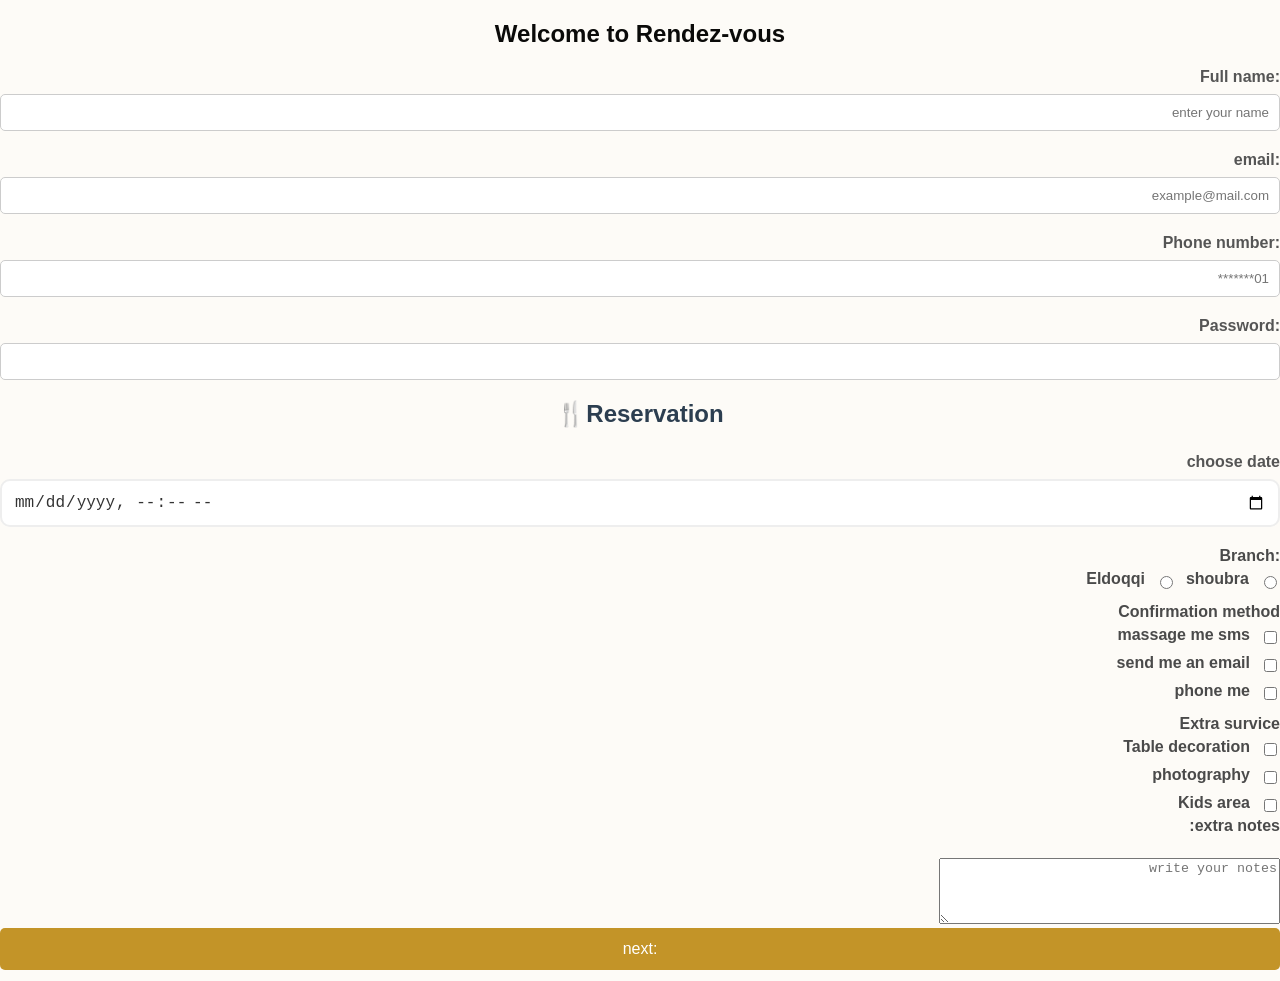
<file: index.html>
<!DOCTYPE html>
<html dir="rtl">
<head>
    <title>Rendez-vous Restaurant</title> 
   <link rel="stylesheet"  href="project.css">
<head>  
<body>

<div class="form-container">
    <h2>Welcome to Rendez-vous</h2>
    <form action="#">
        
        <div class="form-group">
            <label for="name">:Full name</label>
            <input type="text" id="name" name="name" placeholder="enter your name" required>
        </div>

        <div class="form-group">
            <label for="email">:email</label>
            <input type="email" id="email" name="email" placeholder="example@mail.com" required>
        </div>
        <div class="form-group">
            <label for="phone">:Phone number</label>
            <input type="password" id="tel" name="phone" placeholder="01*******" required>
        </div>
        <div class="form-group">
            <label for="password">:Password</label>
            <input type="password" id="password" name="password" required>
        </div>
        <div class="booking-container">
        <h2 class="title">Reservation🍴</h2>
        
        <div class="form-group">
            <label for="res-time">choose date</label>
            <input type="datetime-local" id="res-time" name="res-time">
        </div>

        <div class="radio-group">
            <label>:Branch</label>
            <div class="inline">
                <input type="radio" id="sh" name="Branch" value="branch">
                <label for="branch">shoubra</label>
                <input type="radio" id="doq" name="Branch" value=" branch">
                <label for="branch">Eldoqqi</label>
            </div>

            <div class="checkbox-group">
            <label>Confirmation method</label>
            <div class="inline">
                <input type="checkbox" id="sms" name="Confirmation method" value="tech">
                <label for="sms">massage me sms</label>
            </div>
            <div class="inline">
                <input type="checkbox" id="em" name="Confirmation method" value="sports">
                <label for="em">send me an email</label>
            </div>
            <div class="inline">
                <input type="checkbox" id="ph" name="Confirmation method" value="art">
                <label for="ph">phone me</label>
            </div>

        <div class="checkbox-group">
            <label>Extra survice</label>
            <div class="inline">
                <input type="checkbox" id="tab" name="Extra survice" value="tech">
                <label for="tab">Table decoration</label>
            </div>
            <div class="inline">
                <input type="checkbox" id="phot" name="Extra survice" value="sports">
                <label for="phot">photography</label>
            </div>
            <div class="inline">
                <input type="checkbox" id="kid" name="Extra survice" value="art">
                <label for="kid">Kids area</label>
            </div>
            <div>
        <label for="notes">extra notes:</label><br>
        <textarea id="notes" name="notes" rows="4" cols="40" placeholder="write your notes"></textarea>
    </div>
        
  <a href="menu.html" target="_blank"><button type="button">:next</button></a>  


    </form>
</div>

</body>
</html>
</file>
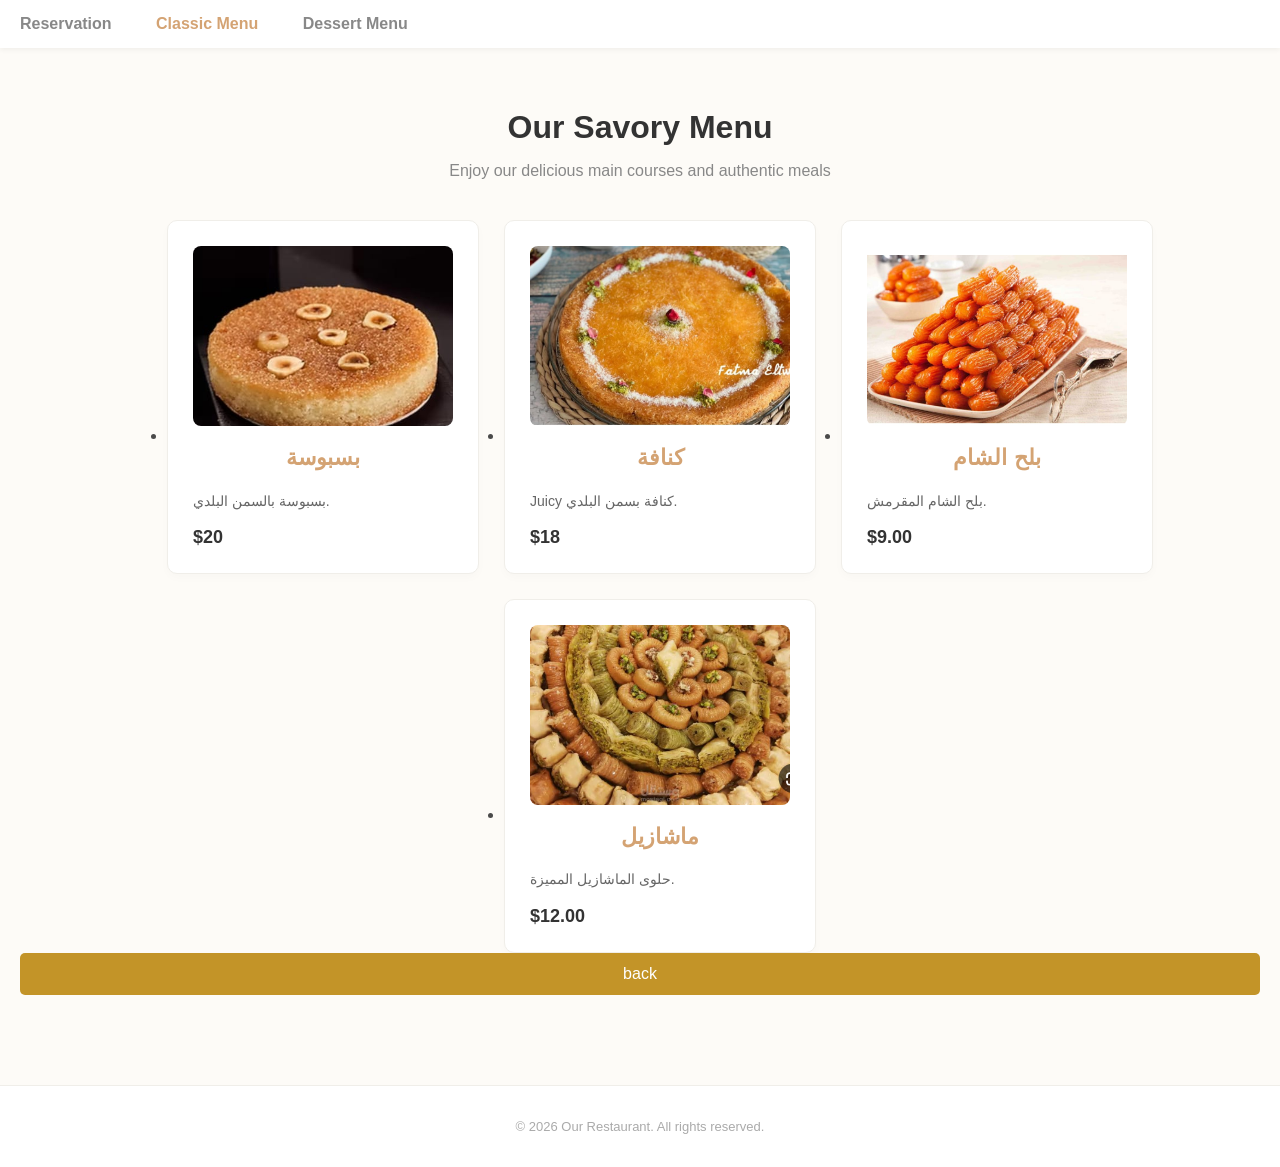
<file: Desert.html>
<!DOCTYPE html>
<html lang="en">
<head>
    <meta charset="UTF-8">
    <title>Rendez-vous Restaurant</title> 
    <link rel="stylesheet" href="project.css">
</head>
<body>

    <header>
        <nav>
            <ul>
                <li><a href="index.html">Reservation</a></li>
                <li><a href="menu.html" class="active">Classic Menu</a></li>
                <li><a href="Desert.html">Dessert Menu</a></li>
            </ul>
        </nav>
        

    </header>

    <main>
        <h1 class="page-title">Our Savory Menu</h1>
        <p class="subtitle">Enjoy our delicious main courses and authentic meals</p>

         <ul class="menu-container">
             <li class="menu-item">
                <img src="basbosa.jpeg" alt="بسبوسة" class="food-image">
                <h2>بسبوسة</h2>
                <p>بسبوسة بالسمن البلدي.</p>
                <span class="price">$20</span>
                </li>
            

             <li class="menu-item">
                <img src="konafa.jpeg" alt="كنافة" class="food-image">
                <h2>كنافة</h2>
                <p>Juicy كنافة بسمن البلدي.</p>
                <span class="price">$18</span>
                </li>
            

             <li class="menu-item">
                <img src="bala_ahsham.jpeg" alt="بلح الشام" class="food-image">
                <h2>بلح الشام</h2>
                <p>بلح الشام المقرمش.</p>
                <span class="price">$9.00</span>
                </li>
            

             <li class="menu-item">
                <img src="mashazel.jpeg" alt="ماشازيل" class="food-image">
                <h2>ماشازيل</h2>
                <p>حلوى الماشازيل المميزة.</p>
                <span class="price">$12.00</span>
                </li>
            
            </ul>
             <a href="menu.html" target="_blank"><button type="button">back</button></a>  
            
        
    </main>

    <footer>
        <p>&copy; 2026 Our Restaurant. All rights reserved.</p>
    </footer>

</body>
</html>
</file>
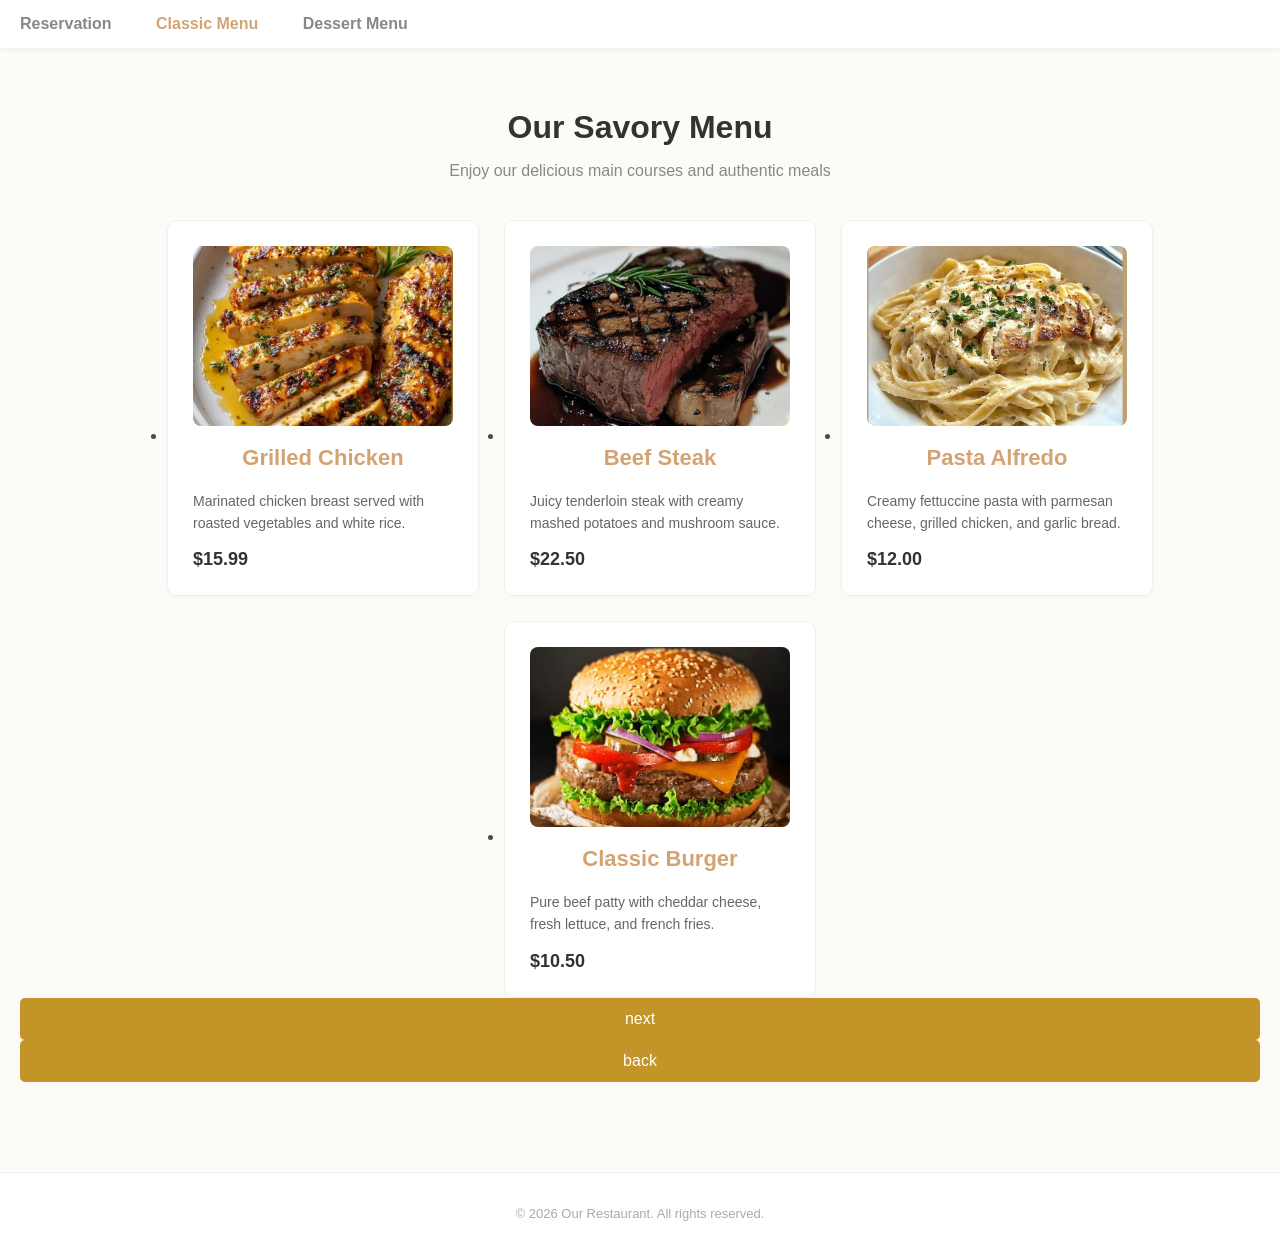
<file: menu.html>
<!DOCTYPE html>
<html lang="en">
<head>
   <title>Rendez-vous Restaurant</title> 
   <link rel="stylesheet"  href="project.css">
   

</head>
<body>

    <header>
        <nav>
            <ul>
                <li><a href="index.html">Reservation</a></li>
                <li><a href="menu.html" class="active">Classic Menu</a></li>
                <li><a href="Desert.html">Dessert Menu</a></li>
            </ul>
        </nav>
    </header>

    <main>
        <h1 class="page-title">Our Savory Menu</h1>
        <p class="subtitle">Enjoy our delicious main courses and authentic meals</p>

         <ul class="menu-container">
             <li class="menu-item">
                 <img src="Chicken.png" alt="Grilled Chicken" class="food-image">
                <h2>Grilled Chicken</h2>
                <p>Marinated chicken breast served with roasted vegetables and white rice.</p>
                <span class="price">$15.99</span>
                </li>
            

             <li class="menu-item">
                 <img src="Steak.png" alt="Beef Steak" class="food-image">
                <h2>Beef Steak</h2>
                <p>Juicy tenderloin steak with creamy mashed potatoes and mushroom sauce.</p>
                <span class="price">$22.50</span>
                </li>
            

             <li class="menu-item">
                <img src="Alfredo.png" alt="Pasta Alfredo" class="food-image">
                <h2>Pasta Alfredo</h2>
                <p>Creamy fettuccine pasta with parmesan cheese, grilled chicken, and garlic bread.</p>
                <span class="price">$12.00</span>
                </li>
            

             <li class="menu-item">
                <img src="Burger.png" alt="Classic Burger" class="food-image">
                <h2>Classic Burger</h2>
                <p>Pure beef patty with cheddar cheese, fresh lettuce, and french fries.</p>
                <span class="price">$10.50</span>
                </li>
            
            </ul>
             <a href="Desert.html" target="_blank"><button type="button">next</button></a> 
              <a href="index.html" target="_blank"><button type="button">back</button></a>   
        
    </main>

    <footer>
        <p>&copy; 2026 Our Restaurant. All rights reserved.</p>
    </footer>

    
</body>
</html>
</file>
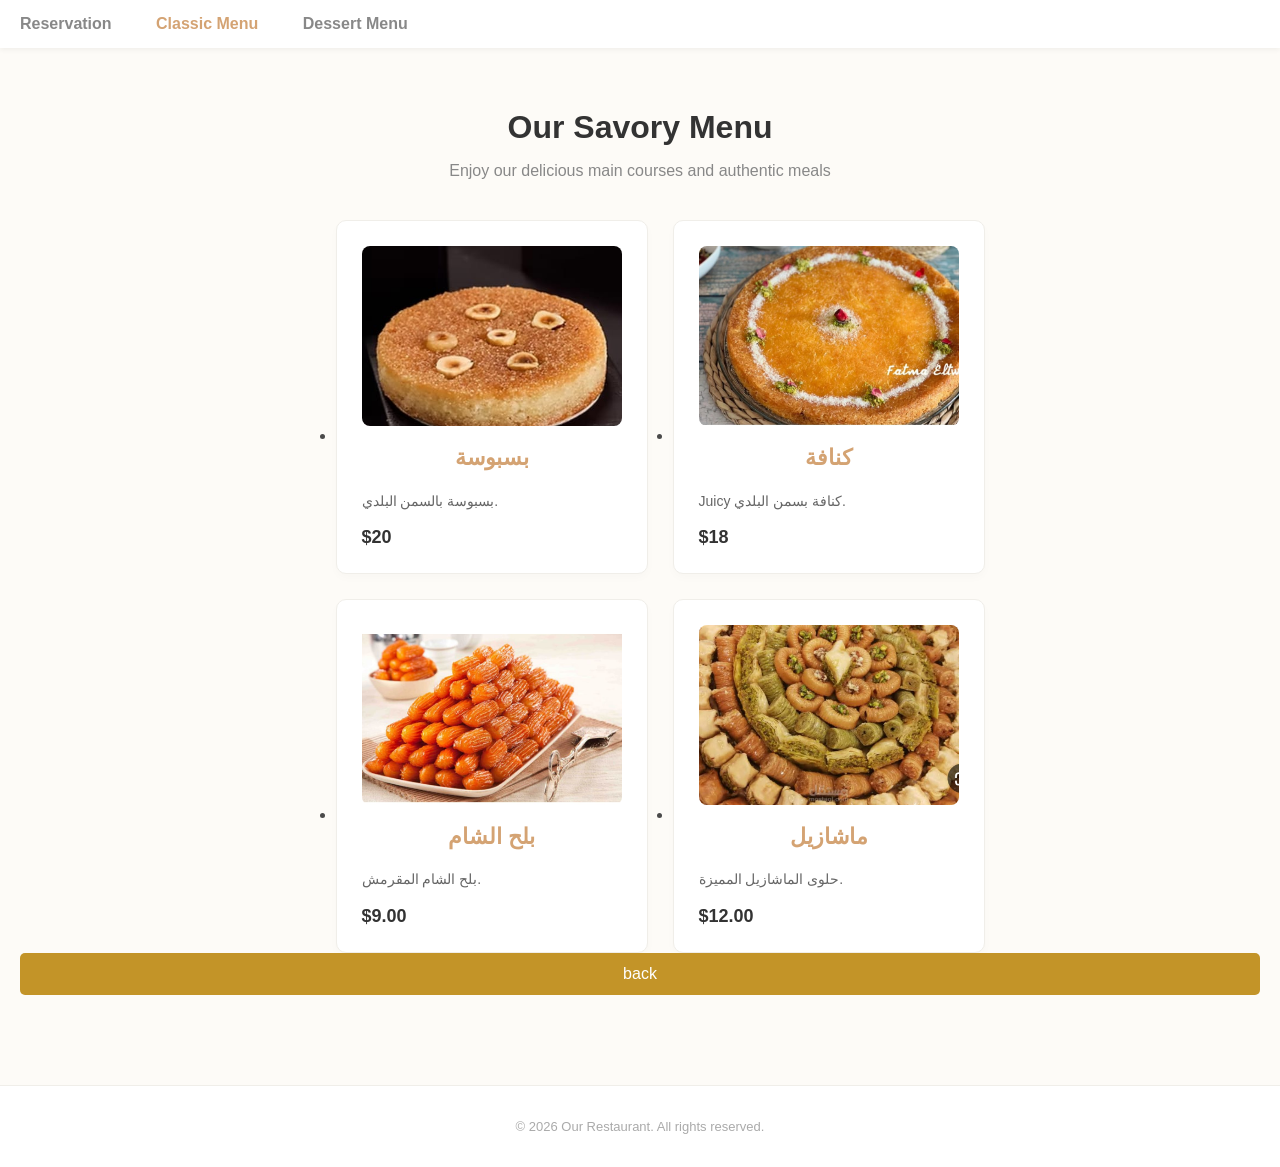
<file: mmmproject/Desert.html>
<!DOCTYPE html>
<html lang="en">
<head>
    <meta charset="UTF-8">
    <title>Rendez-vous Restaurant</title> 
    <link rel="stylesheet" href="project.css">
</head>
<body>

    <header>
        <nav>
            <ul>
                <li><a href="reserv.html">Reservation</a></li>
                <li><a href="menu.html" class="active">Classic Menu</a></li>
                <li><a href="Desert.html">Dessert Menu</a></li>
            </ul>
        </nav>
    </header>

    <main>
        <h1 class="page-title">Our Savory Menu</h1>
        <p class="subtitle">Enjoy our delicious main courses and authentic meals</p>

         <ul class="menu-container">
             <li class="menu-item">
                <img src="basbosa.jpeg" alt="بسبوسة" class="food-image">
                <h2>بسبوسة</h2>
                <p>بسبوسة بالسمن البلدي.</p>
                <span class="price">$20</span>
                </li>
            

             <li class="menu-item">
                <img src="konafa.jpeg" alt="كنافة" class="food-image">
                <h2>كنافة</h2>
                <p>Juicy كنافة بسمن البلدي.</p>
                <span class="price">$18</span>
                </li>
            

             <li class="menu-item">
                <img src="bala_ahsham.jpeg" alt="بلح الشام" class="food-image">
                <h2>بلح الشام</h2>
                <p>بلح الشام المقرمش.</p>
                <span class="price">$9.00</span>
                </li>
            

             <li class="menu-item">
                <img src="mashazel.jpeg" alt="ماشازيل" class="food-image">
                <h2>ماشازيل</h2>
                <p>حلوى الماشازيل المميزة.</p>
                <span class="price">$12.00</span>
                </li>
            
            </ul>
             <a href="menu.html" target="_blank"><button type="button">back</button></a>  
            
        
    </main>

    <footer>
        <p>&copy; 2026 Our Restaurant. All rights reserved.</p>
    </footer>

</body>
</html>
</file>
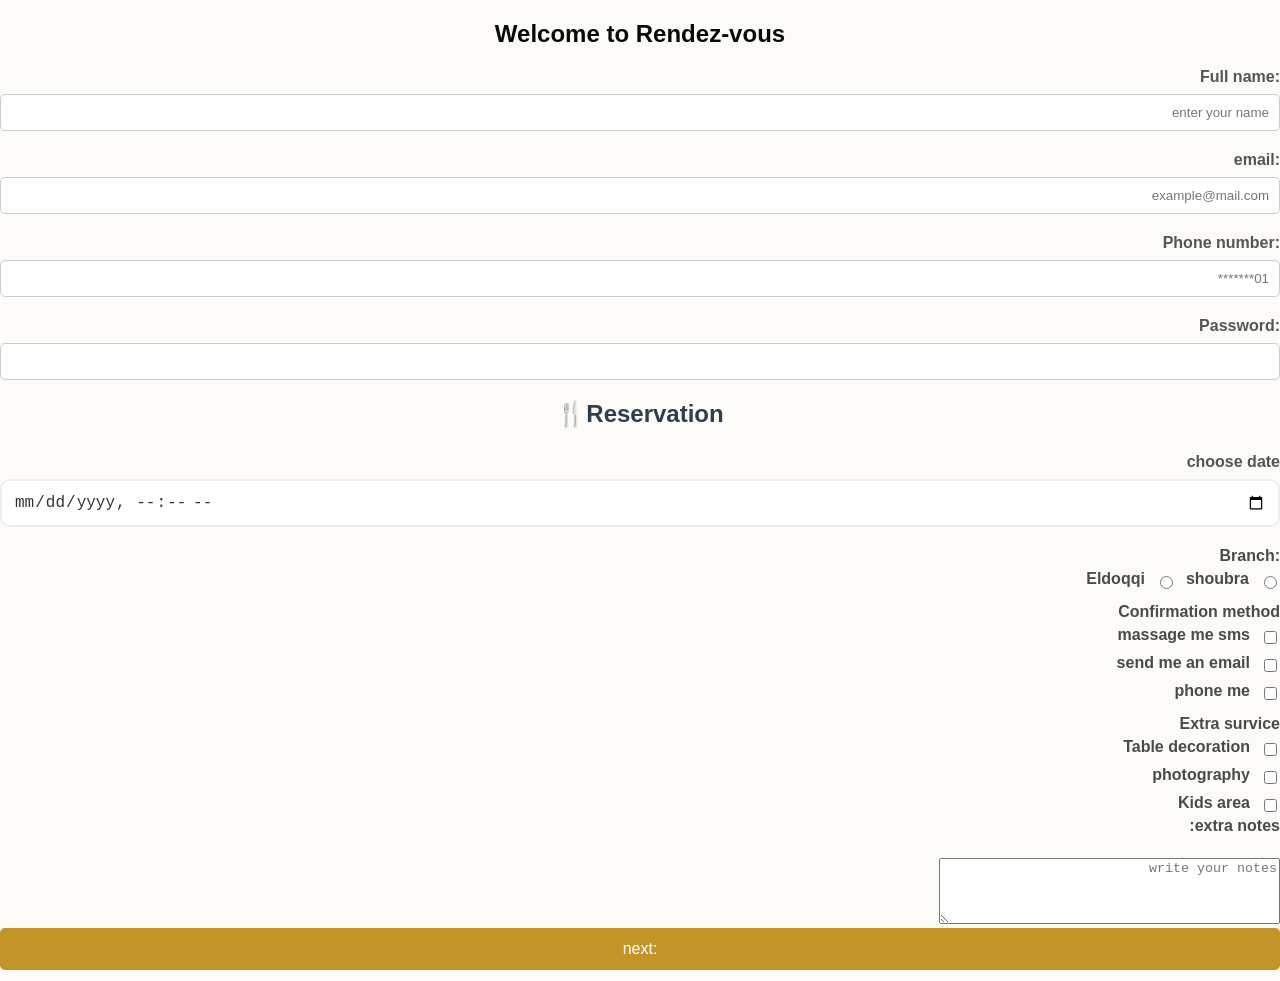
<file: mmmproject/index (2).html>
<!DOCTYPE html>
<html dir="rtl">
<head>
    <title>Rendez-vous Restaurant</title> 
   <link rel="stylesheet"  href="project.css">
<head>  
<body>

<div class="form-container">
    <h2>Welcome to Rendez-vous</h2>
    <form action="#">
        
        <div class="form-group">
            <label for="name">:Full name</label>
            <input type="text" id="name" name="name" placeholder="enter your name" required>
        </div>

        <div class="form-group">
            <label for="email">:email</label>
            <input type="email" id="email" name="email" placeholder="example@mail.com" required>
        </div>
        <div class="form-group">
            <label for="phone">:Phone number</label>
            <input type="password" id="tel" name="phone" placeholder="01*******" required>
        </div>
        <div class="form-group">
            <label for="password">:Password</label>
            <input type="password" id="password" name="password" required>
        </div>
        <div class="booking-container">
        <h2 class="title">Reservation🍴</h2>
        
        <div class="form-group">
            <label for="res-time">choose date</label>
            <input type="datetime-local" id="res-time" name="res-time">
        </div>

        <div class="radio-group">
            <label>:Branch</label>
            <div class="inline">
                <input type="radio" id="sh" name="Branch" value="branch">
                <label for="branch">shoubra</label>
                <input type="radio" id="doq" name="Branch" value=" branch">
                <label for="branch">Eldoqqi</label>
            </div>

            <div class="checkbox-group">
            <label>Confirmation method</label>
            <div class="inline">
                <input type="checkbox" id="sms" name="Confirmation method" value="tech">
                <label for="sms">massage me sms</label>
            </div>
            <div class="inline">
                <input type="checkbox" id="em" name="Confirmation method" value="sports">
                <label for="em">send me an email</label>
            </div>
            <div class="inline">
                <input type="checkbox" id="ph" name="Confirmation method" value="art">
                <label for="ph">phone me</label>
            </div>

        <div class="checkbox-group">
            <label>Extra survice</label>
            <div class="inline">
                <input type="checkbox" id="tab" name="Extra survice" value="tech">
                <label for="tab">Table decoration</label>
            </div>
            <div class="inline">
                <input type="checkbox" id="phot" name="Extra survice" value="sports">
                <label for="phot">photography</label>
            </div>
            <div class="inline">
                <input type="checkbox" id="kid" name="Extra survice" value="art">
                <label for="kid">Kids area</label>
            </div>
            <div>
        <label for="notes">extra notes:</label><br>
        <textarea id="notes" name="notes" rows="4" cols="40" placeholder="write your notes"></textarea>
    </div>
        
  <a href="menu.html" target="_blank"><button type="button">:next</button></a>  


    </form>
</div>

</body>
</html>
</file>
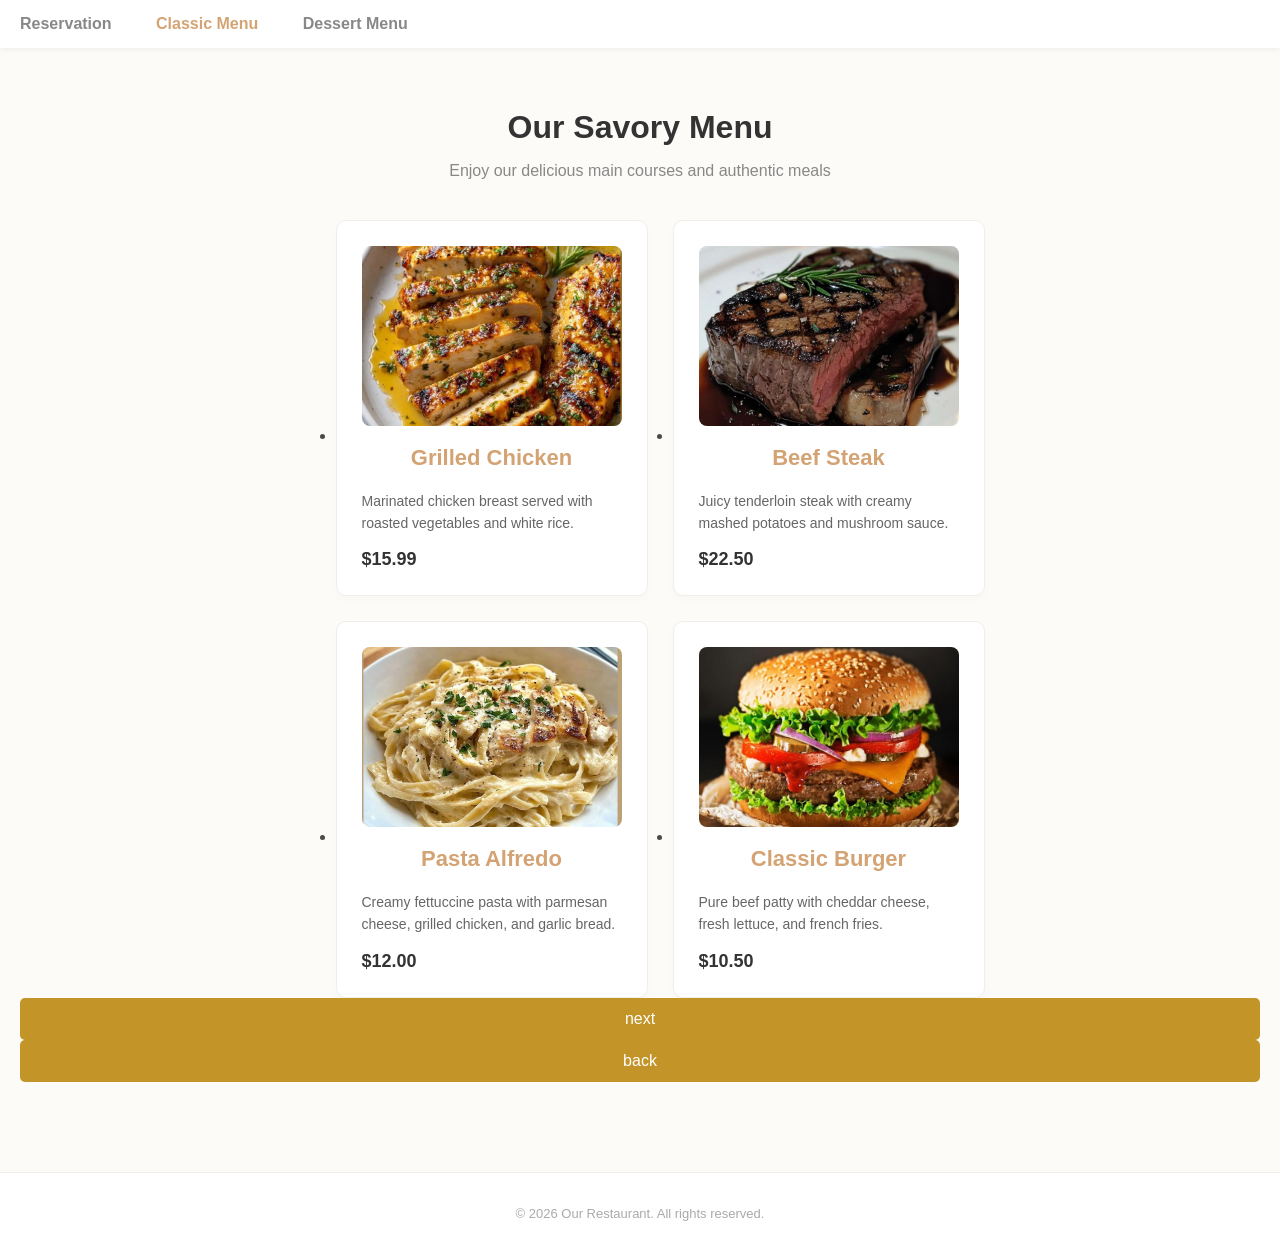
<file: mmmproject/menu.html>
<!DOCTYPE html>
<html lang="en">
<head>
   <title>Rendez-vous Restaurant</title> 
   <link rel="stylesheet"  href="project.css">
</head>
<body>

    <header>
        <nav>
            <ul>
                <li><a href="reserv.html">Reservation</a></li>
                <li><a href="menu.html" class="active">Classic Menu</a></li>
                <li><a href="Desert.html">Dessert Menu</a></li>
            </ul>
        </nav>
    </header>

    <main>
        <h1 class="page-title">Our Savory Menu</h1>
        <p class="subtitle">Enjoy our delicious main courses and authentic meals</p>

         <ul class="menu-container">
             <li class="menu-item">
                 <img src="Chicken.png" alt="Grilled Chicken" class="food-image">
                <h2>Grilled Chicken</h2>
                <p>Marinated chicken breast served with roasted vegetables and white rice.</p>
                <span class="price">$15.99</span>
                </li>
            

             <li class="menu-item">
                 <img src="Steak.png" alt="Beef Steak" class="food-image">
                <h2>Beef Steak</h2>
                <p>Juicy tenderloin steak with creamy mashed potatoes and mushroom sauce.</p>
                <span class="price">$22.50</span>
                </li>
            

             <li class="menu-item">
                <img src="Alfredo.png" alt="Pasta Alfredo" class="food-image">
                <h2>Pasta Alfredo</h2>
                <p>Creamy fettuccine pasta with parmesan cheese, grilled chicken, and garlic bread.</p>
                <span class="price">$12.00</span>
                </li>
            

             <li class="menu-item">
                <img src="Burger.png" alt="Classic Burger" class="food-image">
                <h2>Classic Burger</h2>
                <p>Pure beef patty with cheddar cheese, fresh lettuce, and french fries.</p>
                <span class="price">$10.50</span>
                </li>
            
            </ul>
             <a href="Desert.html" target="_blank"><button type="button">next</button></a> 
              <a href="reserv.html" target="_blank"><button type="button">back</button></a>   
        
    </main>

    <footer>
        <p>&copy; 2026 Our Restaurant. All rights reserved.</p>
    </footer>

    
</body>
</html>
</file>
<file: project.css>
/* الإعدادات الأساسية والألوان الفاتحة */
body {
    font-family: 'Segoe UI', Tahoma, Geneva, Verdana, sans-serif;
    background-color: #fdfbf7; /* لون خلفية كريمي فاتح جداً ومريح للعين */
    color: #4a4a4a; /* لون رمادي غامق للنصوص بدلاً من الأسود الحاد */
    margin: 0;
    padding: 0;
}

/* تصميم شريط التنقل (الناف بار) */
header {
    background-color: #ffffff;
    padding: 15px 0;
    box-shadow: 0 2px 5px rgba(0,0,0,0.05); /* ظل خفيف جداً */
}

nav ul {
    list-style-type: none;
    margin: 0;
    padding: 0;
    text-align: centre;
}

nav ul li {
    display: inline;
    margin: 0 20px;
}

nav ul li a {
    text-decoration: none;
    color: #888888;
    font-weight: bold;
    font-size: 16px;
    transition: color 0.3s;
}

nav ul li a.active, nav ul li a:hover {
    color: #d4a373; /* لون بني/ذهبي فاتح هادئ عند الوقوف على الرابط */
}

/* تصميم الجزء الرئيسي والعناوين */
main {
    padding: 40px 20px;
    text-align: center;
}

.page-title {
    color: #333333;
    margin-bottom: 5px;
    font-size: 32px;
}

.subtitle {
    color: #888888;
    margin-bottom: 40px;
}

/* تصميم (المنيو) */
.menu-container {
    display: flex;
    flex-wrap: wrap;
    justify-content: center;
    gap: 25px;
    max-width: 1100px;
    margin: 0 auto;
}

/* تصميم كل وجبة */
.menu-item {
    background-color: #ffffff;
    border: 1px solid #f0eee9;
    border-radius: 10px;    
    padding: 25px;
    width:260px;
    box-shadow: 0 4px 10px rgba(0,0,0,0.02);
    text-align: left;
    transition: transform 0.3s;
}

.menu-item:hover {
    transform: translateY(-5px); /* حركة بسيطة للأعلى عند مرور الماوس */
}

.menu-item h2 {
    font-size: 22px;
    margin-top: 0;
    color: #d4a373; /* نفس اللون الذهبي الهادئ للعناوين */
}

.menu-item p {
    font-size: 14px;
    line-height: 1.6;
    color: #666666;
}

.price {
    display: block;
    font-weight: bold;
    font-size: 18px;
    color: #333333;
    margin-top: 15px;
}

/* تصميم الفوتر */
footer {
    text-align: center;
    padding: 20px;
    background-color: #ffffff;
    color: #aaaaaa;
    font-size: 13px;
    margin-top: 50px;
    border-top: 1px solid #f0eee9;
}

 .container {
            background: rgb(236, 228, 224);
            padding: 20px;
            border-radius: 10px;
            box-shadow: 0 4px 15px rgb(163, 163, 161);
            width: 90%;
            max-width: 400px; 
            width: 90%;
        }
        h2 { text-align: center; color: #0a0a09; }
        .form-group { margin-bottom: 15px; }
        label { display: block; margin-bottom: 5px; font-weight: bold; }
        input[type="text"], input[type="email"], input[type="password"] {         width: 100%;
            padding: 10px;
            border: 1px solid #ccc;
            border-radius: 5px;
            box-sizing: border-box; /* لضمان عدم خروج المدخلات عن الحواف */
        }
        background-color: #f8f9fa;
    display: flex;
    justify-content: center;
    align-items: center;
    height: 100vh;
    margin: 0;
    font-family: 'Segoe UI', Tahoma, Geneva, Verdana, sans-serif;
}

/* الحجز */
.booking-container {
    background: #ffffff;
    padding: 30px;
    border-radius: 15px;
    box-shadow: 0 10px 30px rgba(0, 0, 0, 0.1);
    width:350px
    width: 100%;
    text-align: center;
}

/* العنوان */
.title {
    color: #2c3e50;
    margin-bottom: 25px;
    font-size: 24px;
}

/* مجموعة المدخلات */
.form-group {
    text-align: right;
    margin-bottom: 20px;
}

.form-group label {
    display: block;
    margin-bottom: 8px;
    font-weight: 600;
    color: #555;
}

/* خانة الكالندر */
input[type="datetime-local"] {
    width: 100%;
    padding: 12px;
    border: 2px solid #eee;
    border-radius: 10px;
    font-size: 16px;
    color: #333;
    outline: none;
    box-sizing: border-box; /* عشان الـ Padding ميبوظش المقاس */
    transition: border-color 0.3s ease;
}

input[type="datetime-local"]:focus {
    border-color: #e67e22; /* لون برتقالي عند الضغط */
}

/* زرار التأكيد */
.confirm-btn {
    width: 100%;
    background-color: #e67e22;
    color: white;
    border: none;
    padding: 14px;
    border-radius: 10px;
    font-size: 18px;
    font-weight: bold;
    cursor: pointer;
    transition: all 0.3s ease;
}

.confirm-btn:hover {
    background-color: #d35400;
    transform: translateY(-2px);
}
        .radio-group, .checkbox-group { margin: 10px 0; }
        .inline { display: flex; gap: 10px; align-items: center; margin-top: 5px; }
        button {
            width: 100%;
            padding: 12px;
            background-color: #c39428;
            color: white;
            border: none;
            border-radius: 5px;
            cursor: pointer;
            font-size: 16px;
        }
        button:hover { background-color: #b7c51b; }
/* تصميم صور الأكلات جوه المنيو */
.food-image {
    width: 100%; /* بيخلي الصورة تاخد عرض البوكس كله بالظبط */
    height: 180px; /* بيثبت طول الصورة عشان كل البوكسات تطلع قد بعضها */
    object-fit: cover; /* بيمنع الصورة إنها تتمط أو تتبكسل وشكلها يبوظ */
    border-radius: 8px; /* بيعمل دوران خفيف لحواف الصورة لايق مع البوكس */
    margin-bottom: 15px; /* بيعمل مسافة صغيرة بين الصورة واسم الأكلة */
}
/* كود خاص للموبايل فقط */
@media (max-width: 600px) {
    /* تظبيط المنيو عشان العناصر تيجي تحت بعضها */
    .menu-container {
        flex-direction: column;
        align-items: center;
    }

    .menu-item {
        width: 100% !important; /* يخلي الوجبة تاخد عرض الشاشة */
        max-width: 300px;
    }

    /* تظبيط حاوية الفورم والحجز */
    .container, .booking-container {
        width: 95% !important;
        max-width: none !important;
        padding: 15px;
    }

    /* تظبيط الـ Nav bar */
    nav ul li {
        display: block; /* يخليهم تحت بعض بدل جنب بعض */
        margin: 10px 0;
    }
}
</file>
<file: mmmproject/project.css>
/* الإعدادات الأساسية والألوان الفاتحة */
body {
    font-family: 'Segoe UI', Tahoma, Geneva, Verdana, sans-serif;
    background-color: #fdfbf7; /* لون خلفية كريمي فاتح جداً ومريح للعين */
    color: #4a4a4a; /* لون رمادي غامق للنصوص بدلاً من الأسود الحاد */
    margin: 0;
    padding: 0;
}

/* تصميم شريط التنقل (الناف بار) */
header {
    background-color: #ffffff;
    padding: 15px 0;
    box-shadow: 0 2px 5px rgba(0,0,0,0.05); /* ظل خفيف جداً */
}

nav ul {
    list-style-type: none;
    margin: 0;
    padding: 0;
    text-align: centre;
}

nav ul li {
    display: inline;
    margin: 0 20px;
}

nav ul li a {
    text-decoration: none;
    color: #888888;
    font-weight: bold;
    font-size: 16px;
    transition: color 0.3s;
}

nav ul li a.active, nav ul li a:hover {
    color: #d4a373; /* لون بني/ذهبي فاتح هادئ عند الوقوف على الرابط */
}

/* تصميم الجزء الرئيسي والعناوين */
main {
    padding: 40px 20px;
    text-align: center;
}

.page-title {
    color: #333333;
    margin-bottom: 5px;
    font-size: 32px;
}

.subtitle {
    color: #888888;
    margin-bottom: 40px;
}

/* تصميم (المنيو) */
.menu-container {
    display: flex;
    flex-wrap: wrap;
    justify-content: center;
    gap: 25px;
    max-width: 900px;
    margin: 0 auto;
}

/* تصميم كل وجبة */
.menu-item {
    background-color: #ffffff;
    border: 1px solid #f0eee9;
    border-radius: 10px;    
    padding: 25px;
    width: 260px;
    box-shadow: 0 4px 10px rgba(0,0,0,0.02);
    text-align: left;
    transition: transform 0.3s;
}

.menu-item:hover {
    transform: translateY(-5px); /* حركة بسيطة للأعلى عند مرور الماوس */
}

.menu-item h2 {
    font-size: 22px;
    margin-top: 0;
    color: #d4a373; /* نفس اللون الذهبي الهادئ للعناوين */
}

.menu-item p {
    font-size: 14px;
    line-height: 1.6;
    color: #666666;
}

.price {
    display: block;
    font-weight: bold;
    font-size: 18px;
    color: #333333;
    margin-top: 15px;
}

/* تصميم الفوتر */
footer {
    text-align: center;
    padding: 20px;
    background-color: #ffffff;
    color: #aaaaaa;
    font-size: 13px;
    margin-top: 50px;
    border-top: 1px solid #f0eee9;
}

 .container {
            background: rgb(236, 228, 224);
            padding: 30px;
            border-radius: 10px;
            box-shadow: 0 4px 15px rgb(163, 163, 161);
            width: 100%;
            max-width: 400px;
        }
        h2 { text-align: center; color: #0a0a09; }
        .form-group { margin-bottom: 15px; }
        label { display: block; margin-bottom: 5px; font-weight: bold; }
        input[type="text"], input[type="email"], input[type="password"] {         width: 100%;
            padding: 10px;
            border: 1px solid #ccc;
            border-radius: 5px;
            box-sizing: border-box; /* لضمان عدم خروج المدخلات عن الحواف */
        }
        background-color: #f8f9fa;
    display: flex;
    justify-content: center;
    align-items: center;
    height: 100vh;
    margin: 0;
    font-family: 'Segoe UI', Tahoma, Geneva, Verdana, sans-serif;
}

/* الحجز */
.booking-container {
    background: #ffffff;
    padding: 30px;
    border-radius: 15px;
    box-shadow: 0 10px 30px rgba(0, 0, 0, 0.1);
    width: 100%;
    max-width: 350px;
    text-align: center;
}

/* العنوان */
.title {
    color: #2c3e50;
    margin-bottom: 25px;
    font-size: 24px;
}

/* مجموعة المدخلات */
.form-group {
    text-align: right;
    margin-bottom: 20px;
}

.form-group label {
    display: block;
    margin-bottom: 8px;
    font-weight: 600;
    color: #555;
}

/* خانة الكالندر */
input[type="datetime-local"] {
    width: 100%;
    padding: 12px;
    border: 2px solid #eee;
    border-radius: 10px;
    font-size: 16px;
    color: #333;
    outline: none;
    box-sizing: border-box; /* عشان الـ Padding ميبوظش المقاس */
    transition: border-color 0.3s ease;
}

input[type="datetime-local"]:focus {
    border-color: #e67e22; /* لون برتقالي عند الضغط */
}

/* زرار التأكيد */
.confirm-btn {
    width: 100%;
    background-color: #e67e22;
    color: white;
    border: none;
    padding: 14px;
    border-radius: 10px;
    font-size: 18px;
    font-weight: bold;
    cursor: pointer;
    transition: all 0.3s ease;
}

.confirm-btn:hover {
    background-color: #d35400;
    transform: translateY(-2px);
}
        .radio-group, .checkbox-group { margin: 10px 0; }
        .inline { display: flex; gap: 10px; align-items: center; margin-top: 5px; }
        button {
            width: 100%;
            padding: 12px;
            background-color: #c39428;
            color: white;
            border: none;
            border-radius: 5px;
            cursor: pointer;
            font-size: 16px;
        }
        button:hover { background-color: #b7c51b; }
/* تصميم صور الأكلات جوه المنيو */
.food-image {
    width: 100%; /* بيخلي الصورة تاخد عرض البوكس كله بالظبط */
    height: 180px; /* بيثبت طول الصورة عشان كل البوكسات تطلع قد بعضها */
    object-fit: cover; /* بيمنع الصورة إنها تتمط أو تتبكسل وشكلها يبوظ */
    border-radius: 8px; /* بيعمل دوران خفيف لحواف الصورة لايق مع البوكس */
    margin-bottom: 15px; /* بيعمل مسافة صغيرة بين الصورة واسم الأكلة */
}
</file>
